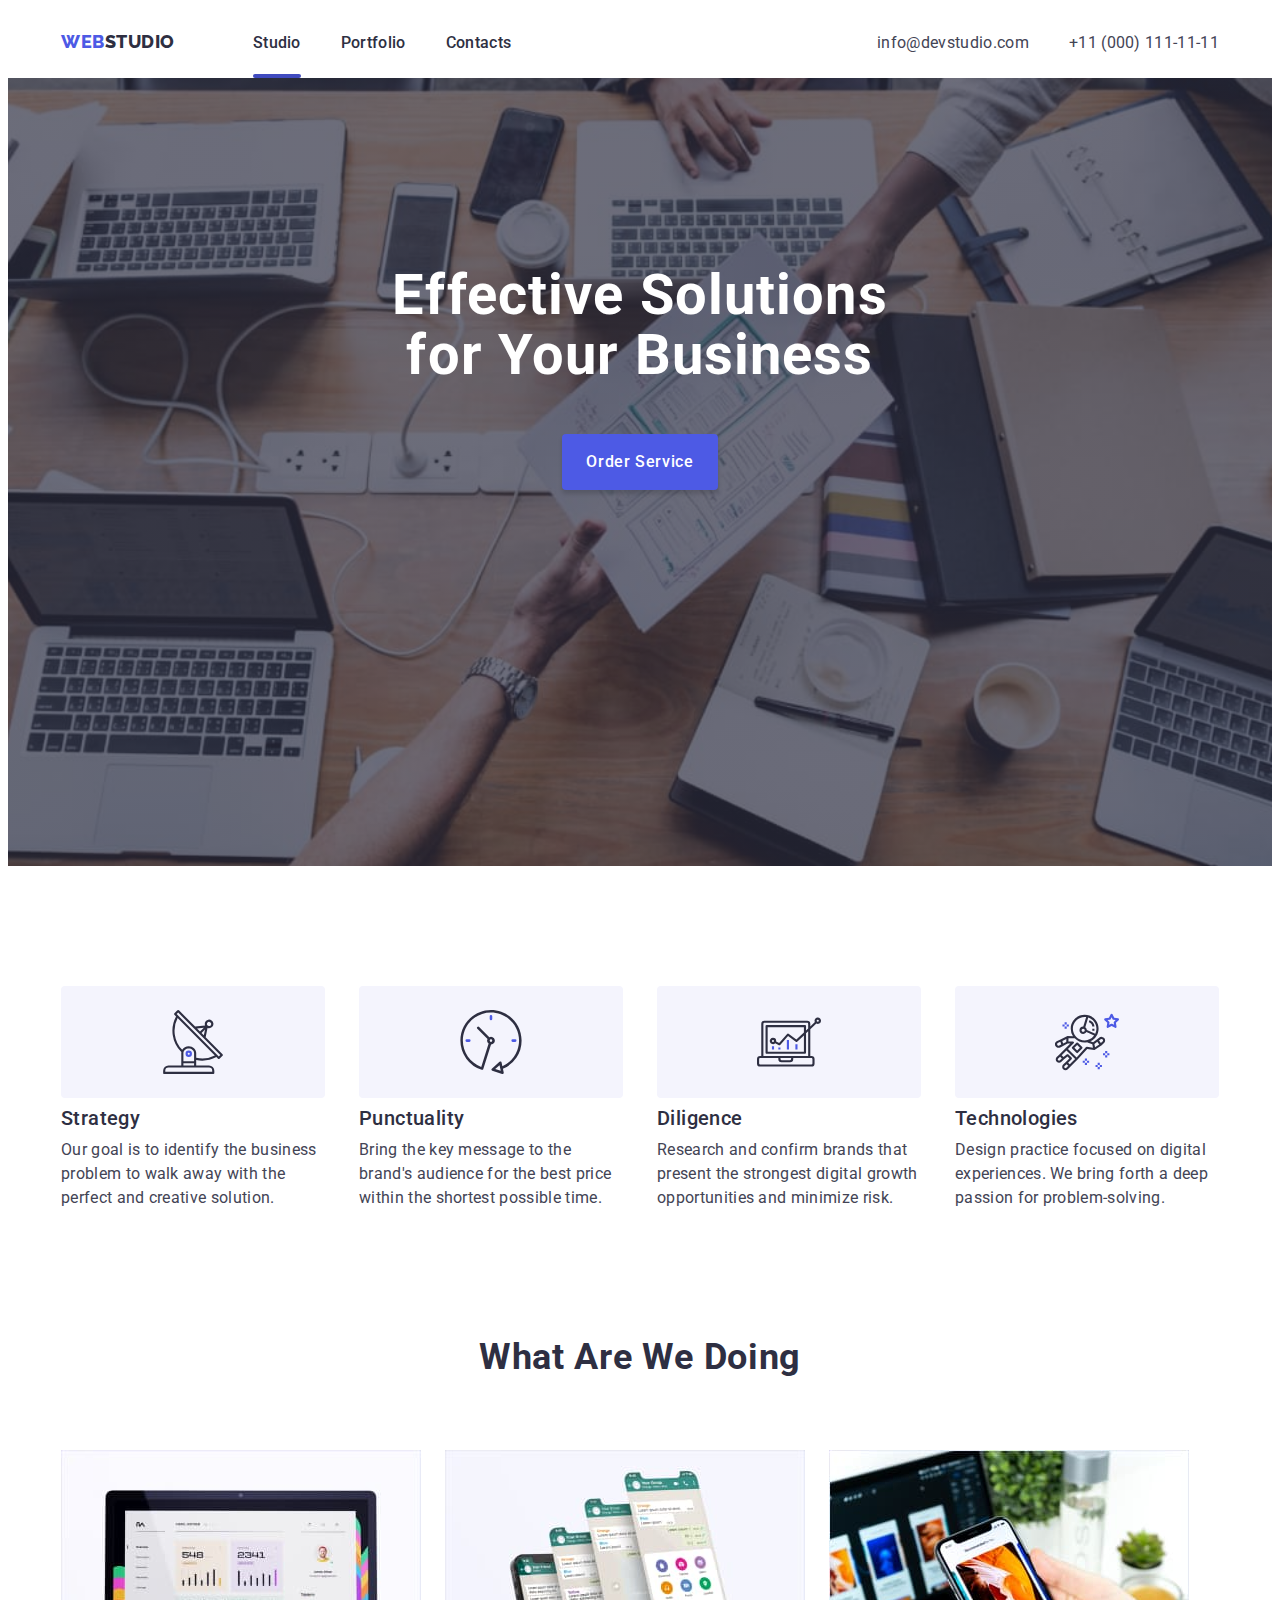
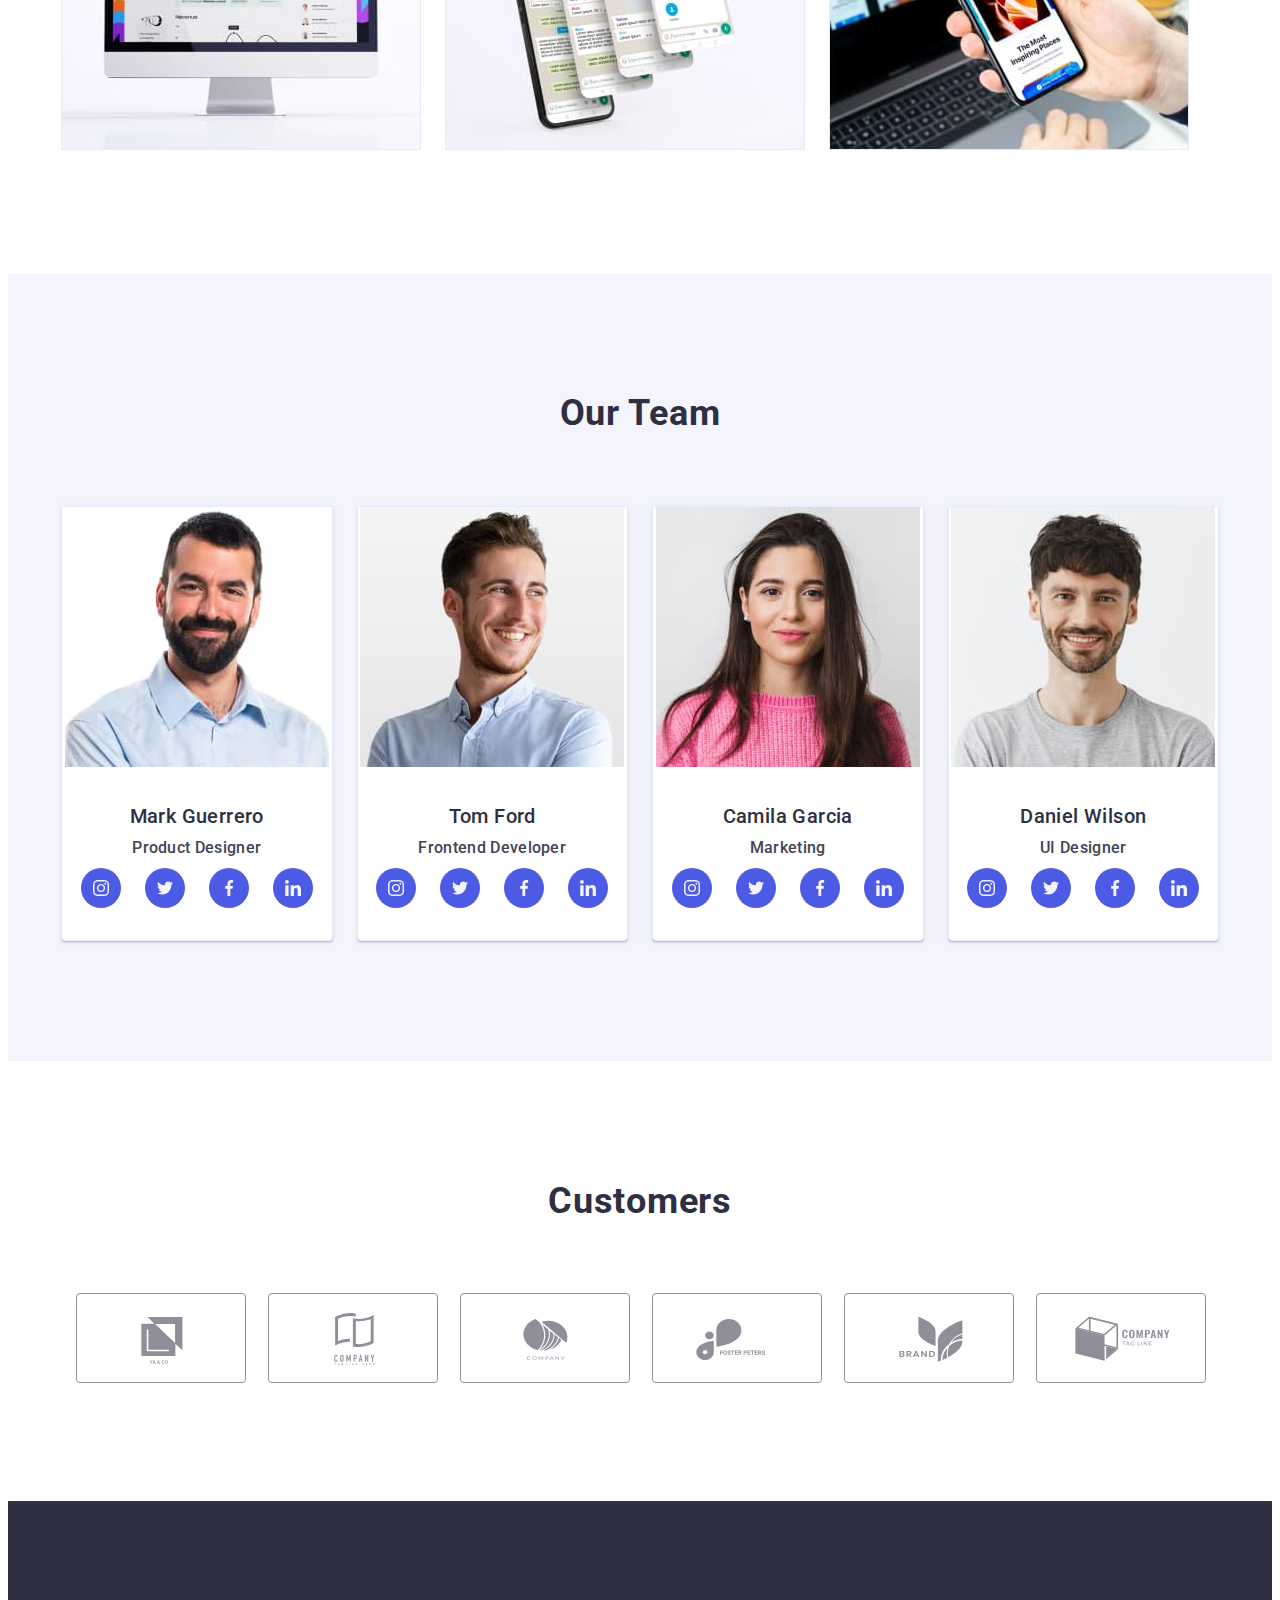
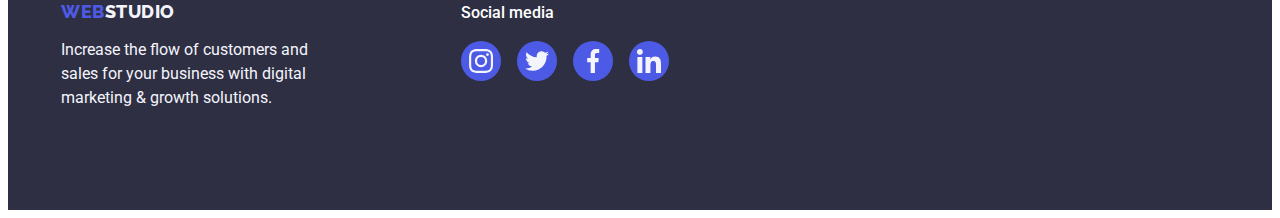
<file: index.html>
<!DOCTYPE html>
<html lang="en">

<head>
    <meta charset="UTF-8">
    <meta http-equiv="X-UA-Compatible" content="IE=edge">
    <meta name="viewport" content="width=device-width, initial-scale=1.0">
    <title>WebStudio</title>
    <link href="https://fonts.googleapis.com/css2?family=Raleway:wght@800&family=Roboto:wght@400;500;700&display=swap"
        rel="stylesheet" />
    <link rel="preconnect" href="https://fonts.googleapis.com">
    <link rel="preconnect" href="https://fonts.gstatic.com" crossorigin>
    <link rel="stylesheet" href="https://cdnjs.cloudflare.com/ajax/libs/modern-normalize/1.1.0/modern-normalize.min.css"
        integrity="sha512-wpPYUAdjBVSE4KJnH1VR1HeZfpl1ub8YT/NKx4PuQ5NmX2tKuGu6U/JRp5y+Y8XG2tV+wKQpNHVUX03MfMFn9Q=="
        crossorigin="anonymous" referrerpolicy="no-referrer" />
    <link rel="stylesheet" href="./css/styles.css" />
</head>

<body class="body">
    <!-- Шапка сайта -->
    <header>
        <div class="container navigation">

            <nav class="navigation">
                <a class="logo link" href="./index.html">Web<span class="web-logo">Studio</span></a>
                <ul class="list menu">
                    <li class="roster"><a class="link-nav link active" href="./index.html">Studio</a></li>
                    <li class="roster"><a class="link-nav link" href="./portfolio.html">Portfolio</a></li>
                    <li class="roster"><a class="link-nav link" href="./contacts.html">Contacts</a></li>
                </ul>
            </nav>
            <address class="add">
                <ul class="telm list">
                    <li class="adress-li"><a class="adress link" href="mailto:info@devstudio.com">info@devstudio.com</a>
                    </li>
                    <li class="adress-li"><a class="adress link" href="tel:+110001111111">+11 (000) 111-11-11</a></li>
                </ul>
            </address>

        </div>
    </header>
    <main>

        <!-- Герой -->
        <section class="hero">

            <h1 class="text">Effective Solutions<br> for Your Business</h1>
            <button class="buttonone" type="button" data-modal-open>Order Service</button>
            <div class="backdrop is-hidden" data-modal>
                <div class="modal">
                    <button class="list close " type="button" data-modal-close>

                        <svg class="icon-close" width="8" height="8">
                            <use href="./images/symbol-defs.svg#icon-close"></use>
                        </svg>

                    </button>

                </div>
            </div>

        </section>


        <!-- Слоган -->
        <section class="slogan">
            <div class="container">
                <h2 hidden class="title">Slogans</h2>
                <ul class="list tagline">
                    <li class="li-slog">
                        <div class="antenna">
                            <svg class="img-antenna" width="64" height="64">
                                <use href="./images/symbol-defs.svg#icon-antenna-1"> </use>
                            </svg>
                        </div>
                        <h3 class="title-ind">Strategy</h3>
                        <p class="par-index">Our goal is to identify the business problem to walk away with the perfect
                            and
                            creative solution.
                        </p>
                    </li>
                    <li class="li-slog">
                        <div class="antenna">
                            <svg class="img-antenna" width="64" height="64">
                                <use href="./images/symbol-defs.svg#icon-clock-1"> </use>
                            </svg>
                        </div>
                        <h3 class="title-ind">Punctuality</h3>
                        <p class="par-index">Bring the key message to the brand's audience for the best price within the
                            shortest possible
                            time. </p>
                    </li>
                    <li class="li-slog">
                        <div class="antenna">
                            <svg class="img-antenna" width="64" height="64">
                                <use href="./images/symbol-defs.svg#icon-diagram-1"> </use>
                            </svg>
                        </div>
                        <h3 class="title-ind">Diligence</h3>
                        <p class="par-index">Research and confirm brands that present the strongest digital growth
                            opportunities and minimize
                            risk. </p>
                    </li>
                    <li class="li-slog">
                        <div class="antenna">
                            <svg class="img-antenna" width="64" height="64">
                                <use href="./images/symbol-defs.svg#icon-astronaut-1"> </use>
                            </svg>
                        </div>
                        <h3 class="title-ind">Technologies</h3>
                        <p class="par-index">Design practice focused on digital experiences. We bring forth a deep
                            passion
                            for
                            problem-solving. </p>
                    </li>
                </ul>
            </div>
        </section>

        <!--What are we doing  -->
        <section class="section">
            <div class="container">
                <h2 class="firsth">What are we doing</h2>
                <ul class="list tagimg ">
                    <li><img src="./images/desktop.jpg" alt="desktop statistics" width="360" /></li>
                    <li><img src="./images/phone.jpg" alt="messenger" width="360" /></li>
                    <li><img src="./images/laptop.jpg" alt="application demo" width="360" /></li>
                </ul>
            </div>
        </section>
        <!-- Our team -->
        <section class="section team-bg">
            <div class="container ">
                <h2 class="team-h">Our Team</h2>
                <ul class="list  ourteam ">
                    <li class="li-index ">

                        <img src="./images/Mark.jpg" alt="photo Mark Guerrero" width="264" />
                        <div class="div-our">
                            <h3 class="li-team">Mark Guerrero</h3>
                            <p class="par-index">Product Designer</p>
                            <ul class="team-soc list ">
                                <li class="team-soclist">
                                    <a href="" class="svg-soc">
                                        <svg width="16px" height="16px">
                                            <use href="./images/symbol-defs.svg#icon-instagram-2"> </use>
                                        </svg>
                                    </a>
                                </li>
                                <li class="team-soclist">
                                    <a href="" class="svg-soc">
                                        <svg width="16px" height="16px">
                                            <use href="./images/symbol-defs.svg#icon-twitter-1"> </use>
                                        </svg>
                                    </a>
                                </li>
                                <li class="team-soclist">
                                    <a href="" class="svg-soc">
                                        <svg width="16px" height="16px">
                                            <use href="./images/symbol-defs.svg#icon-facebook-1"> </use>
                                        </svg>
                                    </a>
                                </li>
                                <li class="team-soclist">
                                    <a href="" class="svg-soc">
                                        <svg width="16px" height="16px">
                                            <use href="./images/symbol-defs.svg#icon-linkedin-1"> </use>
                                        </svg>
                                    </a>
                                </li>
                            </ul>



                        </div>
                    </li>
                    <li class="li-index">
                        <img src="./images/Tom.jpg" alt="photo Tom Ford" width="264" />
                        <div class="div-our">
                            <h3 class="li-team">Tom Ford</h3>
                            <p class="par-index">Frontend Developer</p>
                            <ul class="team-soc list ">
                                <li class="team-soclist">
                                    <a href="" class="svg-soc">
                                        <svg width="16px" height="16px">
                                            <use href="./images/symbol-defs.svg#icon-instagram-2"> </use>
                                        </svg>
                                    </a>
                                </li>
                                <li class="team-soclist">
                                    <a href="" class="svg-soc">
                                        <svg width="16px" height="16px">
                                            <use href="./images/symbol-defs.svg#icon-twitter-1"> </use>
                                        </svg>
                                    </a>
                                </li>
                                <li class="team-soclist">
                                    <a href="" class="svg-soc">
                                        <svg width="16px" height="16px">
                                            <use href="./images/symbol-defs.svg#icon-facebook-1"> </use>
                                        </svg>
                                    </a>
                                </li>
                                <li class="team-soclist">
                                    <a href="" class="svg-soc">
                                        <svg width="16px" height="16px">
                                            <use href="./images/symbol-defs.svg#icon-linkedin-1"> </use>
                                        </svg>
                                    </a>
                                </li>
                            </ul>
                        </div>
                    </li>
                    <li class="li-index ">

                        <img src="./images/Camila.jpg" alt="photo Camila Garcia" width="264" />
                        <div class="div-our">
                            <h3 class="li-team">Camila Garcia</h3>
                            <p class="par-index"> Marketing</p>
                            <ul class="team-soc list ">
                                <li class="team-soclist">
                                    <a href="" class="svg-soc">
                                        <svg width="16px" height="16px">
                                            <use href="./images/symbol-defs.svg#icon-instagram-2"> </use>
                                        </svg>
                                    </a>
                                </li>
                                <li class="team-soclist">
                                    <a href="" class="svg-soc">
                                        <svg width="16px" height="16px">
                                            <use href="./images/symbol-defs.svg#icon-twitter-1"> </use>
                                        </svg>
                                    </a>
                                </li>
                                <li class="team-soclist">
                                    <a href="" class="svg-soc">
                                        <svg width="16px" height="16px">
                                            <use href="./images/symbol-defs.svg#icon-facebook-1"> </use>
                                        </svg>
                                    </a>
                                </li>
                                <li class="team-soclist">
                                    <a href="" class="svg-soc">
                                        <svg width="16px" height="16px">
                                            <use href="./images/symbol-defs.svg#icon-linkedin-1"> </use>
                                        </svg>
                                    </a>
                                </li>
                            </ul>
                        </div>
                    </li>
                    <li class="li-index ">

                        <img src="./images/Daniel.jpg" alt="photo Daniel Wilson" width="264" />
                        <div class="div-our">
                            <h3 class="li-team">Daniel Wilson</h3>
                            <p class="par-index">UI Designer</p>
                            <ul class="team-soc list ">
                                <li class="team-soclist">
                                    <a href="" class="svg-soc">
                                        <svg width="16px" height="16px">
                                            <use href="./images/symbol-defs.svg#icon-instagram-2"> </use>
                                        </svg>
                                    </a>
                                </li>
                                <li class="team-soclist">
                                    <a href="" class="svg-soc">
                                        <svg width="16px" height="16px">
                                            <use href="./images/symbol-defs.svg#icon-twitter-1"> </use>
                                        </svg>
                                    </a>
                                </li>
                                <li class="team-soclist">
                                    <a href="" class="svg-soc">
                                        <svg width="16px" height="16px">
                                            <use href="./images/symbol-defs.svg#icon-facebook-1"> </use>
                                        </svg>
                                    </a>
                                </li>
                                <li class="team-soclist">
                                    <a href="" class="svg-soc">
                                        <svg width="16px" height="16px">
                                            <use href="./images/symbol-defs.svg#icon-linkedin-1"> </use>
                                        </svg>
                                    </a>
                                </li>
                            </ul>
                        </div>
                    </li>
                </ul>
            </div>
        </section>
        <!-- partners -->
        <section class="section">
            <div class="container">
                <h2 class="partners">Customers</h2>
                <ul class="partners-list list">
                    <li class="partners-company">
                        <a href="" class=" partners-item">
                            <svg width="104px" height="56px">
                                <use href="./images/symbol-defs.svg#icon-Logo"></use>
                            </svg>
                        </a>
                    </li>
                    <li class="partners-company">
                        <a href="" class="partners-item">
                            <svg width="104px" height="56px">
                                <use href="./images/symbol-defs.svg#icon-Logo-1"></use>
                            </svg>
                        </a>
                    </li>
                    <li class="partners-company">
                        <a href="" class=" partners-item">
                            <svg width="104px" height="56px">
                                <use href="./images/symbol-defs.svg#icon-Logo-2"></use>
                            </svg>
                        </a>
                    </li>
                    <li class="partners-company">
                        <a href="" class=" partners-item">
                            <svg width="104px" height="56px">
                                <use href="./images/symbol-defs.svg#icon-Logo-3"></use>
                            </svg>
                        </a>
                    </li>
                    <li class="partners-company">
                        <a href="" class=" partners-item">
                            <svg width="104px" height="56px">
                                <use href="./images/symbol-defs.svg#icon-5"></use>
                            </svg>
                        </a>
                    </li>
                    <li class="partners-company">
                        <a href="" class=" partners-item">
                            <svg width="104px" height="56px">
                                <use href="./images/symbol-defs.svg#icon-6"></use>
                            </svg>
                        </a>
                    </li>


                </ul>
            </div>
        </section>

    </main>
    <footer class="bgc ">
        <div class="container media">
            <div class="end">
                <a class="log link" href="./index.html">Web<span class="logofooter">Studio</span></a>
                <p class="footer">Increase the flow of customers and <br> sales for your business with digital<br>
                    marketing
                    &
                    growth solutions.</p>
            </div>
            <div>
                <h2 class="media-title">Social media</h2>
                <ul class=" media list">
                    <li class="team-soclist">
                        <a href="" class="icon-soc">
                            <svg width="24px" height="24px">
                                <use href="./images/symbol-defs.svg#icon-instagram-2"> </use>
                            </svg>
                        </a>
                    </li>
                    <li class="team-soclist">
                        <a href="" class="icon-soc">
                            <svg width="24px" height="24px">
                                <use href="./images/symbol-defs.svg#icon-twitter-1"> </use>
                            </svg>
                        </a>
                    </li>
                    <li class="team-soclist">
                        <a href="" class="icon-soc">
                            <svg width="24px" height="24px">
                                <use href="./images/symbol-defs.svg#icon-facebook-1"> </use>
                            </svg>
                        </a>
                    </li>
                    <li class="team-soclist">
                        <a href="" class="icon-soc">
                            <svg width="24px" height="24px">
                                <use href="./images/symbol-defs.svg#icon-linkedin-1"> </use>
                            </svg>
                        </a>
                    </li>
                </ul>
            </div>
        </div>
    </footer>
    <script src="./js/modal.js"></script>
</body>

</html>
</file>
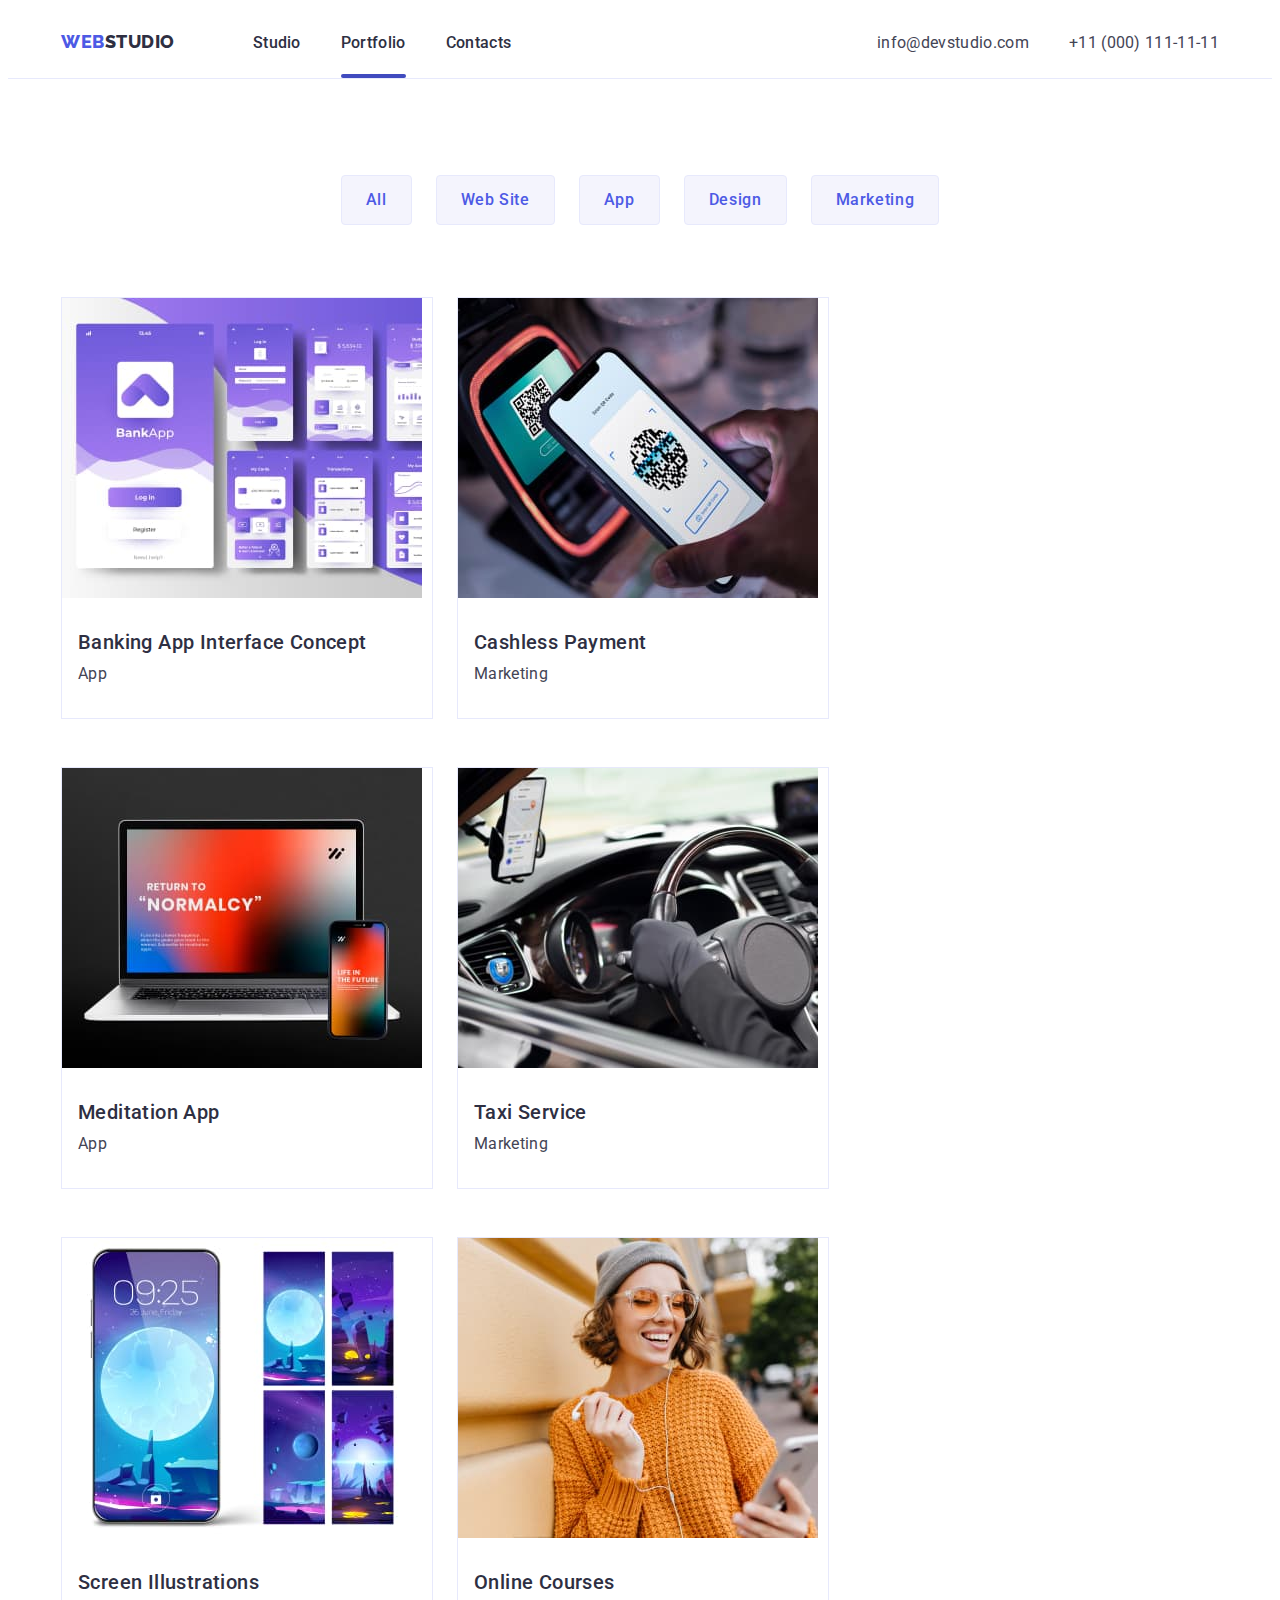
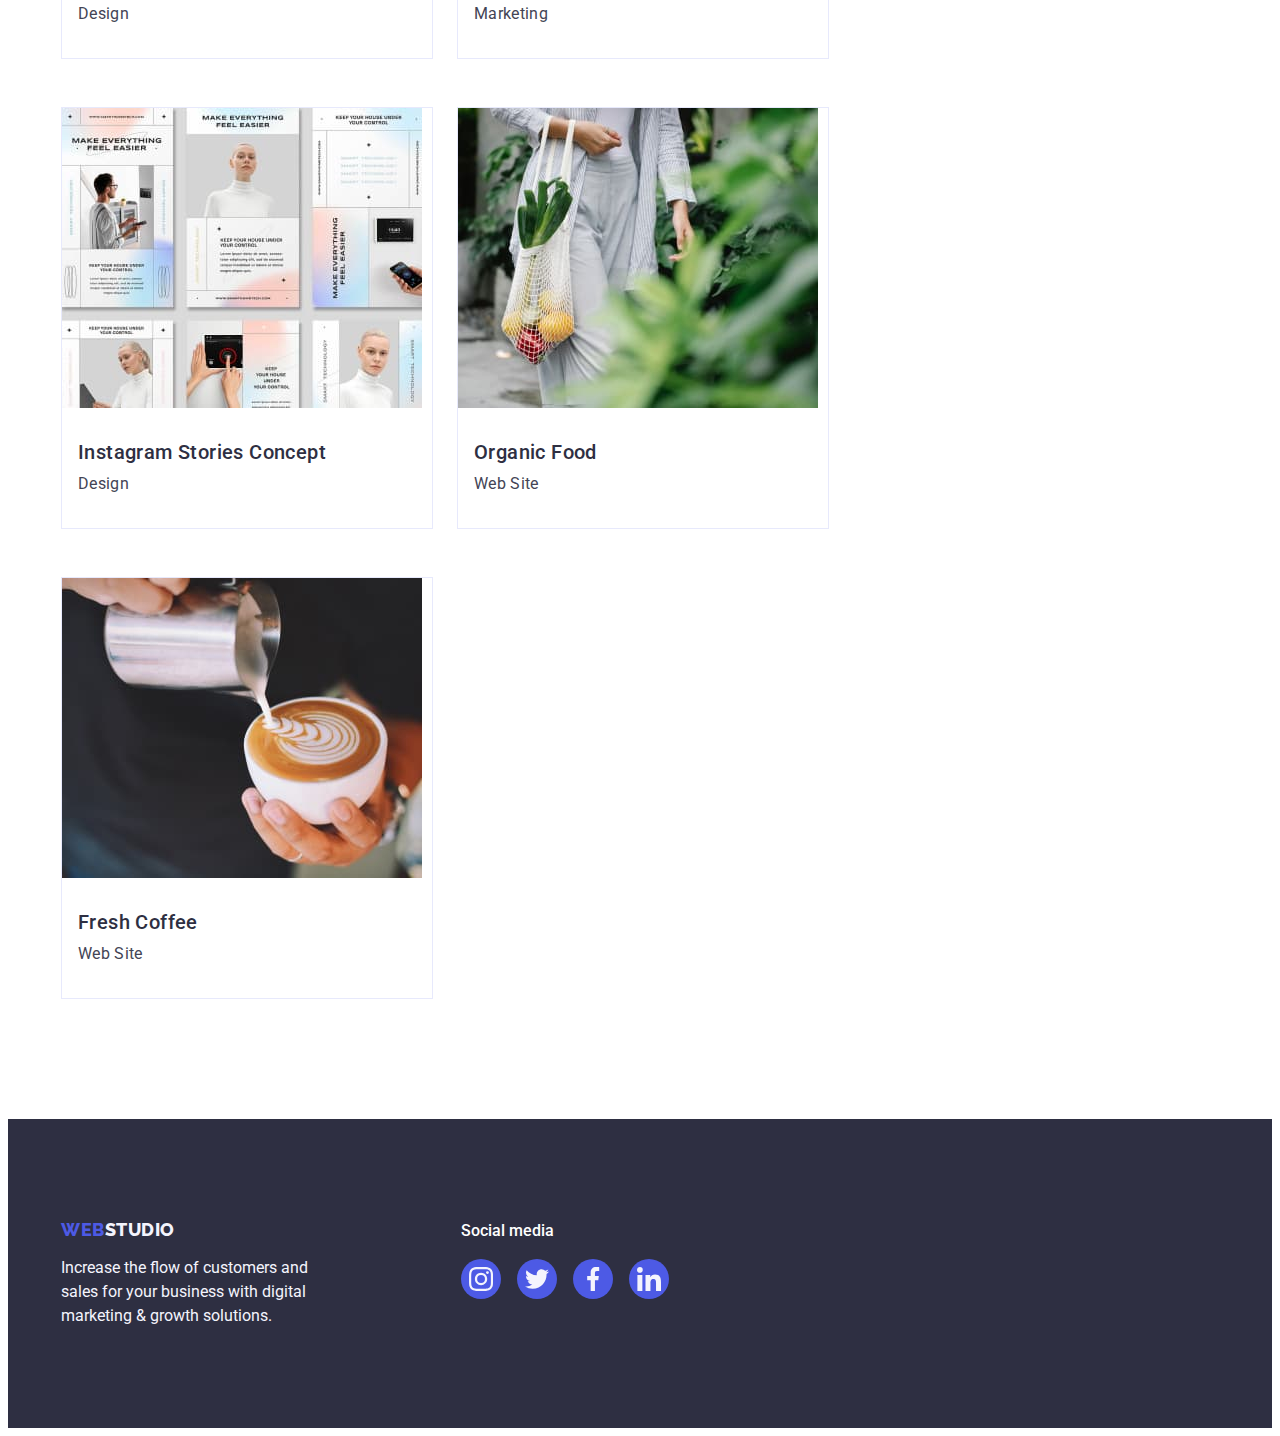
<file: portfolio.html>
<!DOCTYPE html>
<html lang="en">

<head>
    <meta charset="UTF-8">
    <meta http-equiv="X-UA-Compatible" content="IE=edge">
    <meta name="viewport" content="width=device-width, initial-scale=1.0">
    <title>WebStudio</title>
    <link href="https://fonts.googleapis.com/css2?family=Raleway:wght@800&family=Roboto:wght@400;500;700&display=swap"
        rel="stylesheet" />
    <link rel="preconnect" href="https://fonts.googleapis.com">
    <link rel="preconnect" href="https://fonts.gstatic.com" crossorigin>
    <link rel="stylesheet" href="https://cdnjs.cloudflare.com/ajax/libs/modern-normalize/1.1.0/modern-normalize.min.css"
        integrity="sha512-wpPYUAdjBVSE4KJnH1VR1HeZfpl1ub8YT/NKx4PuQ5NmX2tKuGu6U/JRp5y+Y8XG2tV+wKQpNHVUX03MfMFn9Q=="
        crossorigin="anonymous" referrerpolicy="no-referrer" />
    <link rel="stylesheet" href="./css/styles.css" />
</head>

<body>
    <!-- Шапка сайта -->
    <header class="header-nav">
        <div class="container navigation">

            <nav class="navigation">
                <a class="logo link" href="./index.html">Web<span class="web-logo">Studio</span></a>
                <ul class="list menu">
                    <li class="roster"><a class="link-nav link" href="./index.html">Studio</a></li>
                    <li class="roster"><a class="link-nav link active" href="./portfolio.html">Portfolio</a></li>
                    <li class="roster"><a class="link-nav link" href="./contacts.html">Contacts</a></li>
                </ul>
            </nav>
            <address class="add">
                <ul class="telm list">
                    <li class="adress-li"><a class="adress link" href="mailto:info@devstudio.com">info@devstudio.com</a>
                    </li>
                    <li class="adress-li"><a class="adress link" href="tel:+110001111111">+11 (000) 111-11-11</a></li>
                </ul>
            </address>

        </div>
    </header>
    <!-- Унікальний котент сторінки -->
    <main>
        <!-- Кнопки навігації -->
        <section class="portfolio">
            <div class="container">
                <h1 hidden>Services</h1>
                <ul class="list li-button">
                    <li class="li-butt"><button class="button" type="button">All</button></li>
                    <li class="li-butt"><button class="button" type="button">Web Site</button></li>
                    <li class="li-butt"><button class="button" type="button">App</button></li>
                    <li class="li-butt"><button class="button" type="button">Design</button></li>
                    <li class="li-butt"><button class="button" type="button">Marketing</button></li>
                </ul>
                <!-- Контент -->
                <ul class="list wraper">
                    <li class="link blok ">
                        <a href="" class="link overlay-fix">
                            <div class="overlay-bac">
                                <div class="overlay">
                                    <p class="overlay-text">14 Stylish and User-Friendly App Design Concepts · Task
                                        Manager App · Calorie
                                        Tracker App · Exotic Fruit Ecommerce App · Cloud Storage App</p>
                                </div>
                                <img src="./images/BankingAppInterfaceConcept.jpg"
                                    alt="Banking App Interface Concept" />

                            </div>
                            <div class="card ">
                                <h2 class="title">Banking App Interface Concept</h2>
                                <p class="pag">App</p>
                            </div>


                        </a>
                    </li>
                    <li class="link blok ">
                        <a href="" class="link overlay-fix ">
                            <div class="overlay-bac">
                                <div class="overlay">
                                    <p class="overlay-text">14 Stylish and User-Friendly App Design Concepts · Task
                                        Manager App · Calorie
                                        Tracker App · Exotic Fruit Ecommerce App · Cloud Storage App</p>
                                </div>
                                <img src="./images/CashlessPayment.jpg" alt="Cashless Payment" />
                            </div>
                            <div class="card">
                                <h2 class="title">
                                    Cashless Payment
                                </h2>
                                <p class="pag">Marketing</p>
                            </div>
                        </a>
                    </li>
                    <li class="link blok ">
                        <a href="" class="link overlay-fix">
                            <div class="overlay-bac">
                                <div class="overlay">
                                    <p class="overlay-text">14 Stylish and User-Friendly App Design Concepts · Task
                                        Manager App · Calorie
                                        Tracker App · Exotic Fruit Ecommerce App · Cloud Storage App</p>
                                </div>
                                <img src="./images/MeditationApp.jpg" alt="Meditation App" />
                            </div>
                            <div class="card">
                                <h2 class="title">
                                    Meditation App
                                </h2>
                                <p class="pag">App</p>
                            </div>
                        </a>
                    </li>
                    <li class="link blok ">
                        <a href="" class="link overlay-fix">
                            <div class="overlay-bac">
                                <div class="overlay">
                                    <p class="overlay-text">14 Stylish and User-Friendly App Design Concepts · Task
                                        Manager App · Calorie
                                        Tracker App · Exotic Fruit Ecommerce App · Cloud Storage App</p>
                                </div>
                                <img src="./images/TaxiService.jpg" alt="Taxi Service" />
                            </div>
                            <div class="card">
                                <h2 class="title">
                                    Taxi Service
                                </h2>
                                <p class="pag">Marketing</p>
                            </div>
                        </a>
                    </li>
                    <li class="link blok ">
                        <a href="" class="link overlay-fix">
                            <div class="overlay-bac">
                                <div class="overlay">
                                    <p class="overlay-text">14 Stylish and User-Friendly App Design Concepts · Task
                                        Manager App · Calorie
                                        Tracker App · Exotic Fruit Ecommerce App · Cloud Storage App</p>
                                </div>
                                <img src="./images/ScreenIllustrations.jpg" alt="Screen Illustrations" />
                            </div>
                            <div class="card">
                                <h2 class="title">
                                    Screen Illustrations
                                </h2>
                                <p class="pag">Design</p>
                            </div>
                        </a>
                    </li>
                    <li class="link blok ">
                        <a href="" class="link overlay-fix">
                            <div class="overlay-bac">
                                <div class="overlay">
                                    <p class="overlay-text">14 Stylish and User-Friendly App Design Concepts · Task
                                        Manager App · Calorie
                                        Tracker App · Exotic Fruit Ecommerce App · Cloud Storage App</p>
                                </div>
                                <img src="./images/OnlineCourses.jpg" alt="Online Courses" />
                            </div>
                            <div class="card">
                                <h2 class="title">
                                    Online Courses
                                </h2>
                                <p class="pag">Marketing</p>
                            </div>
                        </a>
                    </li>
                    <li class="link blok ">
                        <a href="" class="link overlay-fix">
                            <div class="overlay-bac">
                                <div class="overlay">
                                    <p class="overlay-text">14 Stylish and User-Friendly App Design Concepts · Task
                                        Manager App · Calorie
                                        Tracker App · Exotic Fruit Ecommerce App · Cloud Storage App</p>
                                </div>
                                <img src="./images/InstagramStoriesConcept.jpg" alt="Instagram Stories Concept" />
                            </div>
                            <div class="card">
                                <h2 class="title">
                                    Instagram Stories Concept
                                </h2>
                                <p class="pag">Design</p>
                            </div>
                        </a>
                    </li>
                    <li class="link blok ">
                        <a href="" class="link overlay-fix">
                            <div class="overlay-bac">
                                <div class="overlay">
                                    <p class="overlay-text">14 Stylish and User-Friendly App Design Concepts · Task
                                        Manager App · Calorie
                                        Tracker App · Exotic Fruit Ecommerce App · Cloud Storage App</p>
                                </div>
                                <img src="./images/OrganicFood.jpg" alt="Organic Food" />
                            </div>
                            <div class="card">
                                <h2 class="title">
                                    Organic Food
                                </h2>
                                <p class="pag">Web Site</p>
                            </div>
                        </a>
                    </li>
                    <li class="link blok ">
                        <a href="" class="link overlay-fix">
                            <div class="overlay-bac">
                                <div class="overlay">
                                    <p class="overlay-text">14 Stylish and User-Friendly App Design Concepts · Task
                                        Manager App · Calorie
                                        Tracker App · Exotic Fruit Ecommerce App · Cloud Storage App</p>
                                </div>
                                <img src="./images/FreshCoffee.jpg" alt="Fresh Coffee" />
                            </div>
                            <div class="card">
                                <h2 class="title">
                                    Fresh Coffee
                                </h2>
                                <p class="pag">Web Site</p>
                            </div>
                        </a>
                    </li>
                </ul>
            </div>
        </section>

    </main>

    <footer class="bgc ">
        <div class="container media">
            <div class="end">
                <a class="log link" href="./index.html">Web<span class="logofooter">Studio</span></a>
                <p class="footer">Increase the flow of customers and <br> sales for your business with digital<br>
                    marketing
                    &
                    growth solutions.</p>
            </div>
            <div>
                <h2 class="media-title">Social media</h2>
                <ul class=" media list">
                    <li class="team-soclist">
                        <a href="" class="icon-soc">
                            <svg width="24px" height="24px">
                                <use href="./images/symbol-defs.svg#icon-instagram-2"> </use>
                            </svg>
                        </a>
                    </li>
                    <li class="team-soclist">
                        <a href="" class="icon-soc">
                            <svg width="24px" height="24px">
                                <use href="./images/symbol-defs.svg#icon-twitter-1"> </use>
                            </svg>
                        </a>
                    </li>
                    <li class="team-soclist">
                        <a href="" class="icon-soc">
                            <svg width="24px" height="24px">
                                <use href="./images/symbol-defs.svg#icon-facebook-1"> </use>
                            </svg>
                        </a>
                    </li>
                    <li class="team-soclist">
                        <a href="" class="icon-soc">
                            <svg width="24px" height="24px">
                                <use href="./images/symbol-defs.svg#icon-linkedin-1"> </use>
                            </svg>
                        </a>
                    </li>
                </ul>
            </div>
        </div>
    </footer>

</body>

</html>
</file>
<file: css/styles.css>
:root {
  --primari-text-color: #ffffff;
  --title-text-color: #434455;
  --accent-color: #2e2f42;
  --button-fon-color: #404bbf;
  --button-text-color: #4d5ae5;
  --button-fon-pasiv: #e7e9fc;
  --knopka-fon: #f4f4fd;
  --our-li: #e7e9fc;
  --hover-icon: #404bbf;
  --mudal: #fcfcfc;
  --background-foter-icon: #31d0aa;
  --card-hover: 0px 1px 6px rgba(46, 47, 66, 0.08),
    0px 1px 1px rgba(46, 47, 66, 0.16), 0px 2px 1px rgba(46, 47, 66, 0.08);
}

body {
  font-family: Roboto, sans-serif;
  font-size: 16px;
  color: var(--title-text-color);
  background-color: var(--primari-text-color);
}

p,
h1,
h2,
h3,
h4,
h5,
h6 {
  margin: 0;
}

ul {
  margin: 0;
  padding-inline-start: 0;
}
.link {
  text-decoration: none;
}
.list {
  list-style: none;
}

.container {
  width: 1158px;
  margin: 0 auto;
  padding-left: 15px;
  padding-right: 15px;
}

.menu {
  display: flex;
}

.roster:not(:last-child) {
  margin-right: 40px;
}
.navigation {
  display: flex;
}
.header-nav {
  border-bottom: 1px solid#E7E9FC;
}

.link-nav {
  display: block;
  font-weight: 500;
  line-height: 1.5;
  letter-spacing: 0.02em;
  color: var(--accent-color);
  text-decoration: none;
  padding-top: 23px;
  padding-bottom: 23px;
  position: relative;
  transition: color 250ms cubic-bezier(0.4, 0, 0.2, 1);
}

.link-nav:hover {
  color: var(--button-fon-color);
}
.link-nav:focus {
  color: var(--button-fon-color);
}
.active::after {
  content: "";
  position: absolute;
  width: 100%;
  height: 4px;
  left: 0px;
  bottom: 0px;
  background: var(--button-fon-color);
  border-radius: 4px;
}
.logo {
  margin-right: 78px;
  padding-top: 23px;
  padding-bottom: 23px;
  font-family: Raleway, sans-serif;
  font-weight: 800;
  font-size: 18px;
  line-height: 1.17;
  letter-spacing: 0.03em;
  color: var(--button-text-color);
  text-transform: uppercase;
}

.web-logo {
  color: var(--accent-color);
}

/* маил тел */
.add {
  display: flex;
  align-items: center;
  margin-left: auto;
}
.telm {
  display: flex;
  font-style: normal;
}
.adress {
  padding-top: 23px;
  padding-bottom: 23px;
  line-height: 1.5;
  letter-spacing: 0.02em;
  color: var(--title-text-color);
  transition: color 250ms cubic-bezier(0.4, 0, 0.2, 1);
}

.adress-li:not(:first-child) {
  margin-left: 40px;
}

.adress:hover {
  color: var(--button-fon-color);
}
.adress:focus {
  color: var(--button-fon-color);
}

/* button */
.li-button {
  justify-content: center;
  display: flex;
  flex-direction: row;
  transition:  box-shadow 250ms cubic-bezier(0.4, 0, 0.2, 1);

}
.li-butt:hover {
  box-shadow: 0px 3px 1px rgba(0, 0, 0, 0.1), 0px 2px 1px rgba(0, 0, 0, 0.08),
    0px 2px 2px rgba(0, 0, 0, 0.12);
  border-radius: 4px;
  }

.li-butt:not(:last-child) {
  margin-right: 24px;
}
.button {
  font-family: Roboto, sans-serif;
  font-weight: 500;
  font-size: 16px;
  line-height: 1.5;
  letter-spacing: 0.04em;
  color: var(--button-text-color);
  box-sizing: border-box;
  padding: 12px 24px;
  background: var(--knopka-fon);
  border: 1px solid var(--button-fon-pasiv);
  border-radius: 4px;
  cursor: pointer;
  transition: background-color 250ms cubic-bezier(0.4, 0, 0.2, 1), border 250ms cubic-bezier(0.4, 0, 0.2, 1), color 250ms cubic-bezier(0.4, 0, 0.2, 1);;
}
.button:hover {
  color: var(--primari-text-color);
  background-color: var(--button-fon-color);
  border: 1px solid var(--button-fon-color);

}

.button:focus {
  color: var(--primari-text-color);
  background-color: var(--button-fon-color);
  transition: 250ms cubic-bezier(0.4, 0, 0.2, 1);
}
.backdrop {
  position: fixed;
  width: 100%;
  height: 100%;
  left: 0px;
  top: 0px;
  background: rgba(46, 47, 66, 0.4);
  transition: opacity 250ms cubic-bezier(0.4, 0, 0.2, 1), visibility 250ms cubic-bezier(0.4, 0, 0.2, 1);
  
}

.is-hidden {
  opacity: 0;
 visibility: 0;
  pointer-events: none;

}
.backdrop.is-hidden .modal {
  top: 50%;
  left: 50%;
  transform: translate(-50%, -50%) scale(1.3);
  
}
.modal {
  width: 408px;
  height: 576px;
  background: var(--mudal);
  box-shadow: 0px 1px 1px rgba(0, 0, 0, 0.14), 0px 1px 3px rgba(0, 0, 0, 0.12),
    0px 2px 1px rgba(0, 0, 0, 0.2);
  border-radius: 4px;
  position: absolute;
  top: 50%;
  left: 50%;
  transform: translate(-50%, -50%) scale(1);
  transition: transform 250ms cubic-bezier(0.4, 0, 0.2, 1);
  
}

.close {
  display: flex;
  position: absolute;
  width: 24px;
  height: 24px;
  top: 24px;
  right: 24px;
  background: var(--our-li);
  border-radius: 50%;
  border: 1px solid rgba(0, 0, 0, 0.1);
  transition: background-color 250ms cubic-bezier(0.4, 0, 0.2, 1);
}
.close:hover {
  background-color: var(--button-fon-color);
  cursor: pointer;
}
.close:focus {
  background-color: var(--button-fon-color);
  cursor: pointer;
}

.icon-close {
  display: flex;
  position: absolute;
  width: 8px;
  height: 8px;
  fill: #2e2f42;
  top: 50%;
  left: 50%;
  transform: translate(-50%, -50%);
  transition: fill 250ms cubic-bezier(0.4, 0, 0.2, 1);
}
.close:hover .icon-close,
.close:focus .icon-close {
  fill: var(--primari-text-color);
}

/* content */

.wraper {
  margin-top: 72px;
  display: flex;
  flex-wrap: wrap;
  gap: 48px 24px;
}
.portfolio {
  padding-top: 96px;
  padding-bottom: 120px;
}

.blok {
  border: 1px solid var(--our-li);
  width: calc((100% - 48px) / 3);
  transition: box-shadow 250ms cubic-bezier(0.4, 0, 0.2, 1);
}
.blok:hover {
  border: 1px solid var(--knopka-fon);
  box-shadow: var(--card-hover);
  
}
.overlay-bac {
  position: relative;
  overflow: hidden;
  width: 360px;
  height: 300px;
}
.overlay:before {
  display: inline-block;
  content: "";
  position: absolute;
  width: 100%;
  height: 100%;
  left: 0px;
  top: 0px;
  background-color: var(--button-text-color);
  transform: translateY(100%);
  transition: transform 250ms cubic-bezier(0.4, 0, 0.2, 1);
}

.blok:hover .overlay:before {
  transform: translateY(0);
}
.overlay-fix {
  position: relative;
  width: 100%;
  height: 100%;
}
.overlay-fix:focus .overlay:before {
  transform: translateY(0);
}
.overlay-text {
  width: 360px;
  height: 300px;
  padding: 40px 32px;
  position: absolute;
  line-height: 24px;
  letter-spacing: 0.02em;
  color: var(--knopka-fon);
  transform: translateY(100%);
  transition: transform 250ms cubic-bezier(0.4, 0, 0.2, 1);
}
.blok:hover .overlay-text {
  transform: translateY(0);
}
.overlay-fix:focus .overlay-text {
  transform: translateY(0);
}

.title {
  padding-bottom: 8px;
  font-weight: 500;
  font-size: 20px;
  line-height: 1.2;
  letter-spacing: 0.02em;
  color: var(--accent-color);
}
.pag {
  line-height: 1.5;
  letter-spacing: 0.02em;
  color: var(--title-text-color);
}
.card {
  width: 360px;
  padding-left: 16px;
  padding-bottom: 32px;
  padding-top: 32px;
  padding-right: 16px;
}
/* ---------------------------------------Cлоган---------------------------- */
.tagline {
  display: flex;
  justify-content: space-between;
  gap: 24px;
}
.li-slog {
  width: 264px;
}
.antenna {
  display: flex;
  width: 264px;
  height: 112px;
  background-color: var(--knopka-fon);
  border-radius: 4px;
  margin-bottom: 8px;
  align-items: center;
  justify-content: center;
}
.slogan {
  padding-top: 120px;
}

/* ---------------------------------------Our team-------------------------------------- */
.team-h {
  margin-bottom: 72px;
  font-size: 36px;
  line-height: 1.11;
  text-align: center;
  letter-spacing: 0.02em;
  text-transform: capitalize;
  color: var(--accent-color);
  white-space: nowrap;
}
.team-bg {
  background-color: var(--knopka-fon);
}
.ourteam {
  display: flex;
}
.ourteam:nth-child(4n) {
  margin-right: 0px;
}
.li-index {
  border: 1px solid var(--our-li);
  width: calc((100% - 74px) / 4);
  margin-right: 24px;
  font-weight: 500;
  font-size: 20px;
  line-height: 1.2;
  text-align: center;
  letter-spacing: 0.02em;
  color: var(--accent-color);
  background-color: var(--primari-text-color);
  box-shadow: 0px 1px 6px rgba(46, 47, 66, 0.08),
    0px 1px 1px rgba(46, 47, 66, 0.16), 0px 2px 1px rgba(46, 47, 66, 0.08);
  border-radius: 0px 0px 4px 4px;
}
.div-our {
  padding-top: 32px;
  padding-bottom: 32px;
}
.li-team {
  padding-bottom: 8px;
  font-weight: 500;
  font-size: 20px;
  line-height: 1.2;
  text-align: center;
  letter-spacing: 0.02em;
  color: var(--accent-color);
}
.li-index:nth-child(4n) {
  margin-right: 0px;
}
.par-index {
  font-size: 16px;
  font-style: normal;
  line-height: 1.5;
  letter-spacing: 0.02em;
  color: var(--title-text-color);
  margin-bottom: 8px;
}
.team-soc {
  display: flex;
  gap: 24px;
  justify-content: center;
}

.team-soclist {
  width: 40px;
  height: 40px;
}
.svg-soc {
  width: 100%;
  height: 100%;
  display: flex;
  align-items: center;
  justify-content: center;
  border-radius: 50%;
  background-color: var(--button-text-color);
  transition: background-color 250ms cubic-bezier(0.4, 0, 0.2, 1);
}
.svg-soc:hover {
  background-color: var(--hover-icon);
  
}
.svg-soc:focus {
  background-color: var(--hover-icon);
}

/* ------------------------------------partners---------------------------------------- */
.partners {
  display: block;
  font-style: normal;
  font-weight: 700;
  font-size: 36px;
  line-height: 40px;
  text-align: center;
  letter-spacing: 0.02em;
  text-transform: capitalize;
  color: var(--accent-color);
  margin-bottom: 72px;
}
.partners-list {
  display: flex;
  gap: 24px;
  justify-content: center;
}
.partners-company {
  width: 168px;
  height: 88px;
}

.partners-item {
  display: flex;
  align-items: center;
  justify-content: center;
  width: 100%;
  height: 100%;
  fill: #8e8f99;
  border: 1px solid #8e8f99;
  border-radius: 4px;
  transition: fill  250ms cubic-bezier(0.4, 0, 0.2, 1), border 250ms cubic-bezier(0.4, 0, 0.2, 1) ;
}
.partners-item:hover {
  fill: var(--button-fon-color);
  border: 1px solid var(--button-fon-color);
  
}
.partners-item:focus {
  fill: var(--button-fon-color);
  border: 1px solid var(--button-fon-color);
  }

/*-------------------------------------------------- futer ---------------------------*/
.bgc {
  padding-top: 100px;
  padding-bottom: 100px;
  margin: auto;
  background: var(--accent-color);
}
.end {
  width: 264px;
  margin-right: 120px;
}
.logofooter {
  color: var(--knopka-fon);
}
.log {
  margin-right: 78px;
  font-family: Raleway, sans-serif;
  font-weight: 800;
  font-size: 18px;
  line-height: 1.17;
  letter-spacing: 0.03em;
  color: var(--button-text-color);
  text-transform: uppercase;
}
.footer {
  line-height: 24px;
  padding-top: 16px;
  color: var(--knopka-fon);
}
.hero {
  background-color: var(--background-color-text);
  background-image: linear-gradient(
      rgba(46, 47, 66, 0.7),
      rgba(46, 47, 66, 0.7)
    ),
    url(../images/peopleoffice.jpg);
  max-width: 1440px;

  background-repeat: no-repeat;
  background-position: center;
  background-size: cover;
  margin: auto;
  display: flex;
  align-items: center;
  flex-direction: column;
  padding-top: 188px;
  height: 600px;
}

.hero .text {
  padding-bottom: 48px;
  text-align: center;
  font-size: 56px;
  line-height: 1.07;
  letter-spacing: 0.02em;
  color: var(--primari-text-color);
}

.buttonone {
  width: 156px;
  height: 56px;
  box-shadow: 0px 4px 4px rgba(0, 0, 0, 0.15);
  border-radius: 4px;
  border: none;
  font-family: Roboto, sans-serif;
  font-weight: 500;
  font-style: normal;
  font-size: 16px;
  line-height: 1.5;
  letter-spacing: 0.04em;
  color: var(--primari-text-color);
  background-color: var(--button-text-color);
  cursor: pointer;
  transition: background-color 250ms cubic-bezier(0.4, 0, 0.2, 1);
  
}
.buttonone:hover {
  background-color: var(--button-fon-color);
}
.buttonone:focus {
  background-color: var(--button-fon-color);
}

.fon-bgc {
  background: var(--knopka-fon);
}

.tagline:not(:last-child) {
  margin-right: 0px;
}

.section {
  padding-top: 120px;
  padding-bottom: 120px;
}
.tagimg {
  display: flex;
  gap: 24px;
}
.title-ind {
  padding-bottom: 8px;
  font-weight: 500;
  font-size: 20px;
  line-height: 1.2;
  letter-spacing: 0.02em;
  color: var(--accent-color);
}

.firsth {
  margin-bottom: 72px;
  font-size: 36px;
  line-height: 1.11;
  text-align: center;
  letter-spacing: 0.02em;
  text-transform: capitalize;
  color: var(--accent-color);
  white-space: nowrap;
}
.media-title {
  font-family: "Roboto";
  font-style: normal;
  font-weight: 500;
  font-size: 16px;
  line-height: 1.5;
  color: var(--primari-text-color);
  margin-bottom: 16px;
}
.media {
  display: flex;
  gap: 16px;
}
.icon-soc {
  width: 100%;
  height: 100%;
  display: flex;
  align-items: center;
  justify-content: center;
  border-radius: 50%;
  background-color: var(--button-text-color);
  transition: background-color 250ms cubic-bezier(0.4, 0, 0.2, 1);
}
.icon-soc:hover {
  background-color: var(--background-foter-icon);
 
}
.icon-soc:focus {
  background-color: var(--background-foter-icon);
 
}
</file>
